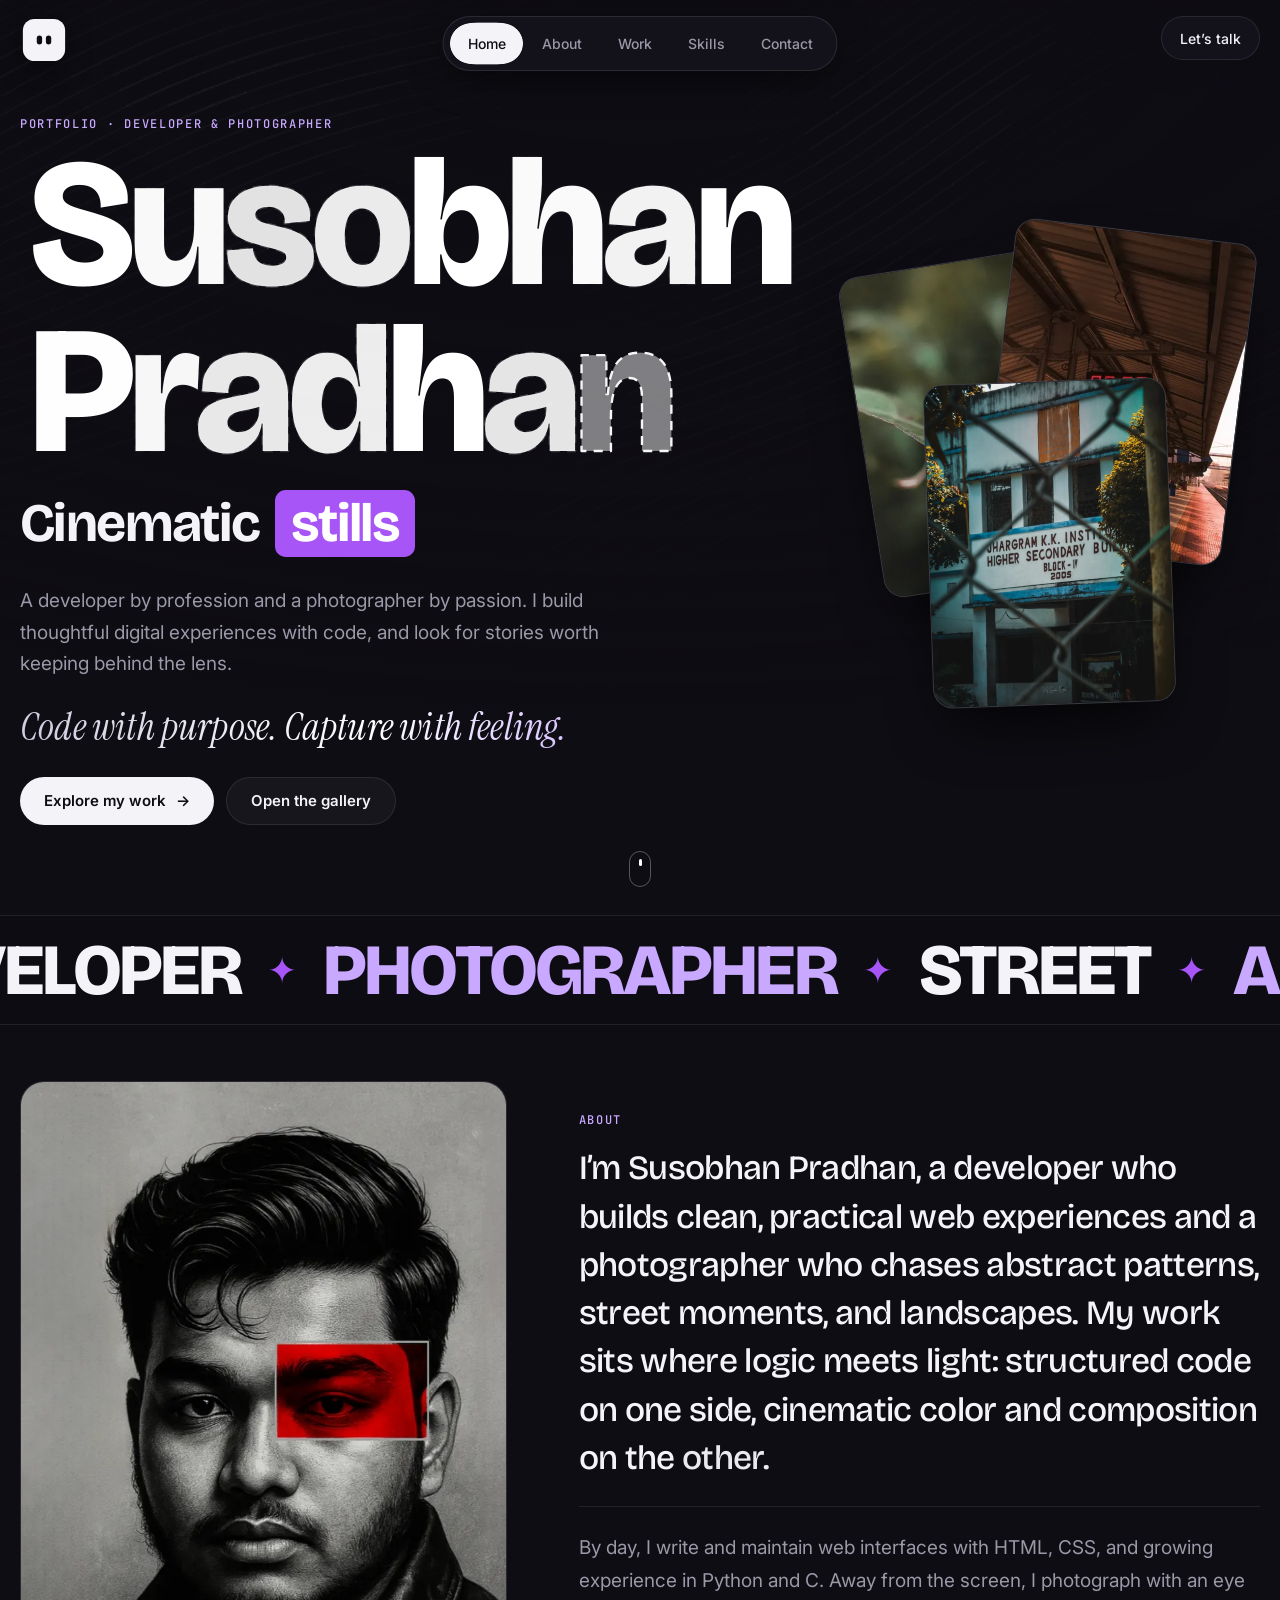
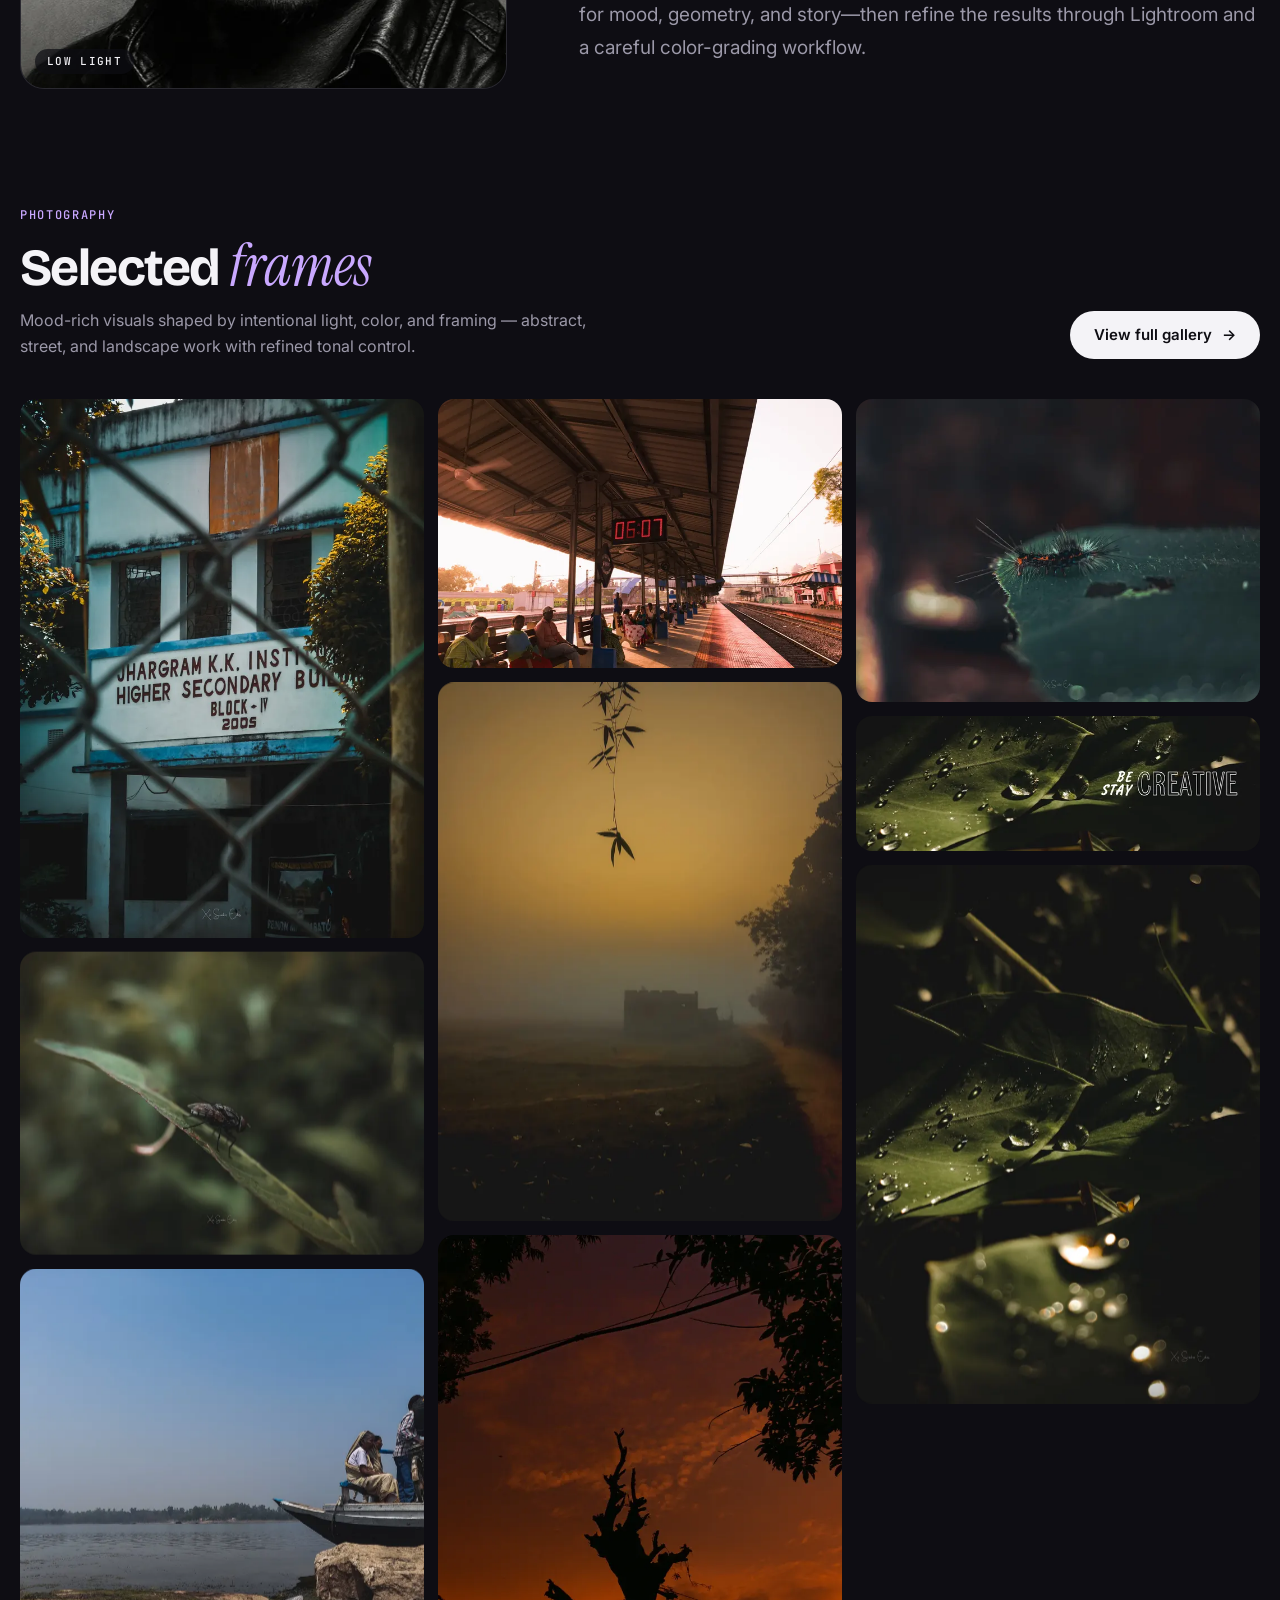
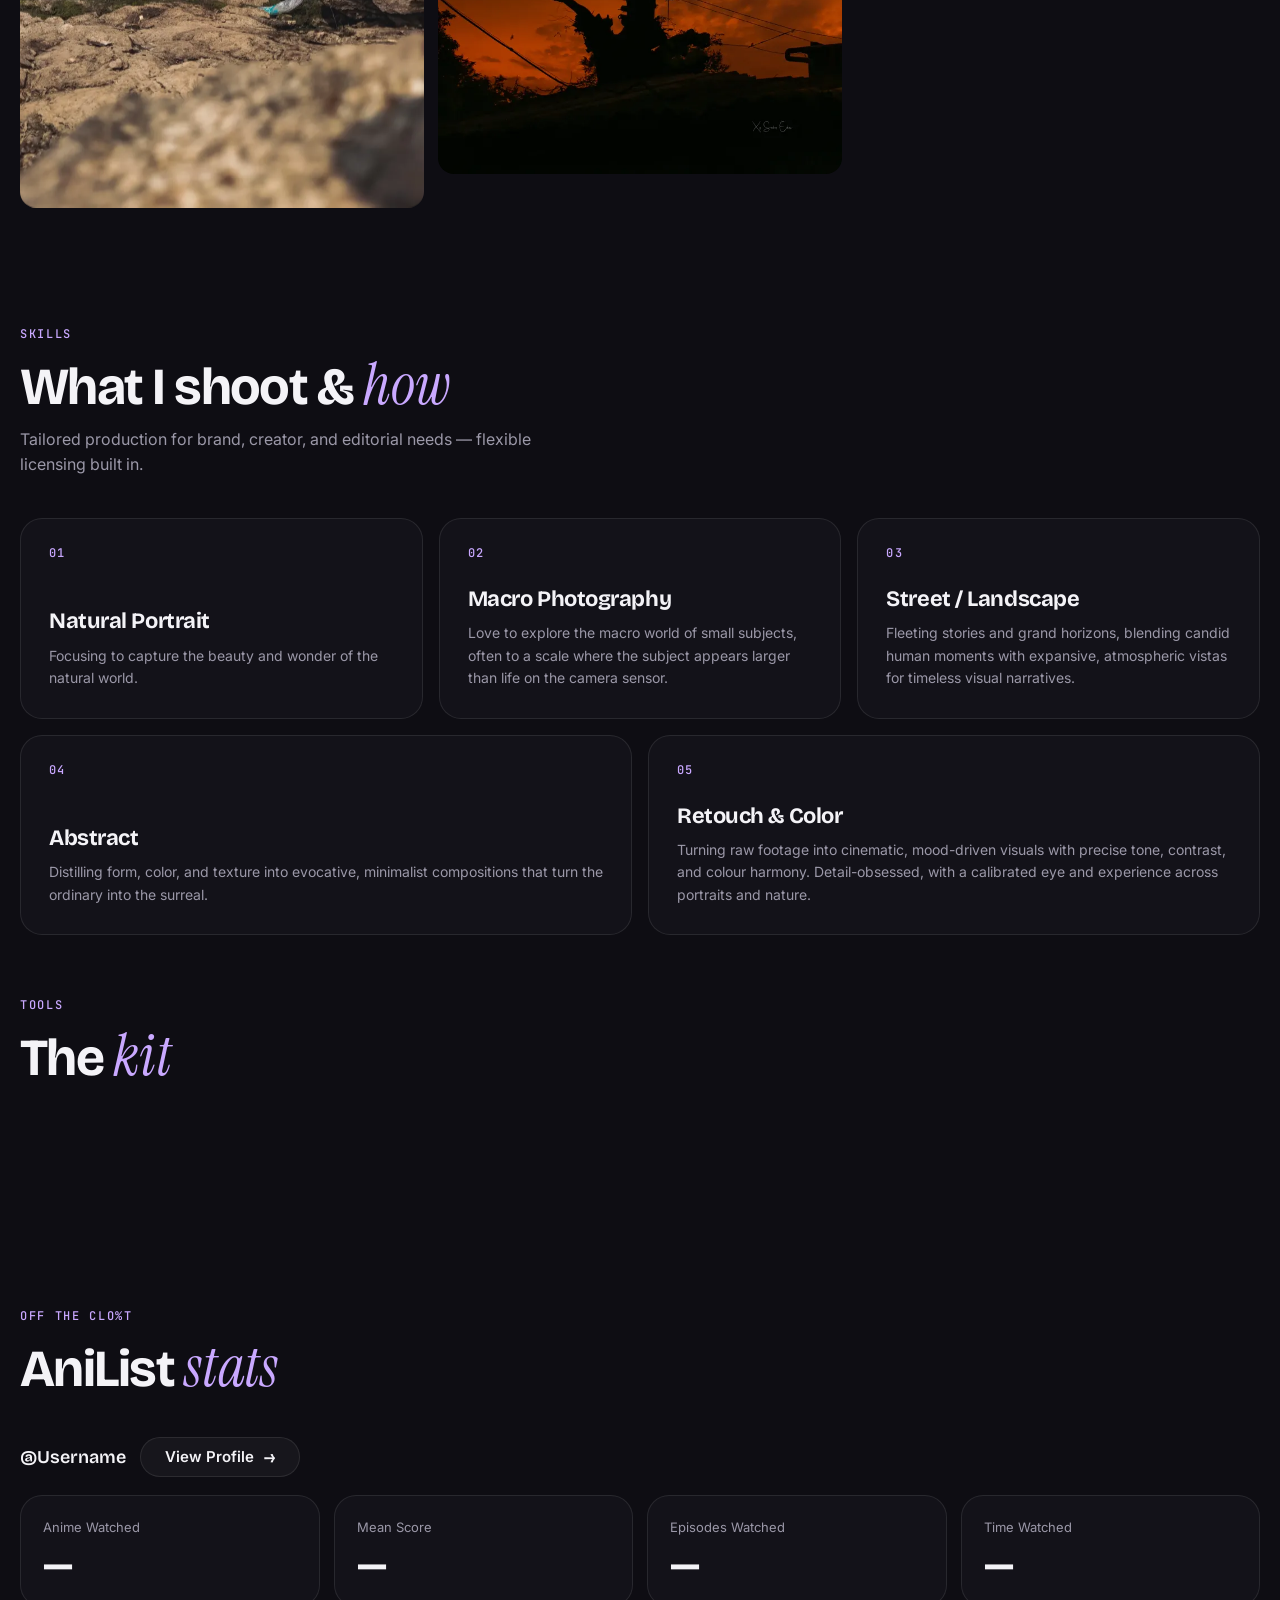
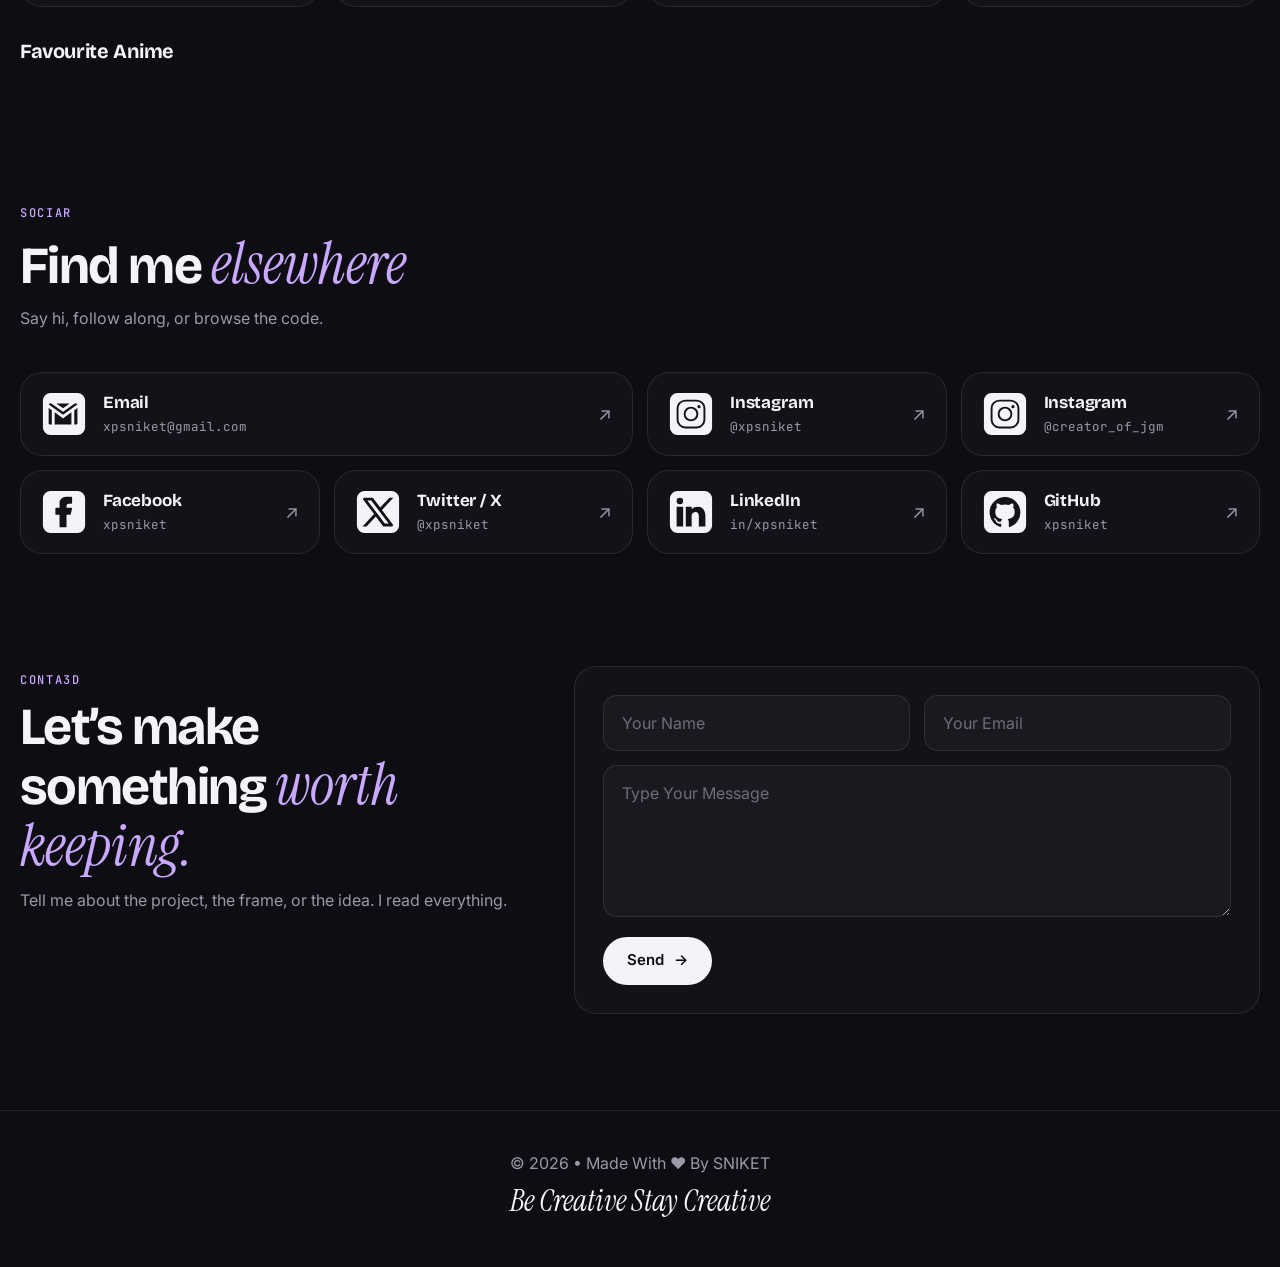
<file: index.html>
<!DOCTYPE html>
<html lang="en">
	<head>
		<meta charset="utf-8" />
		<meta name="viewport" content="width=device-width,initial-scale=1" />
		<script>
			document.documentElement.classList.add("js");
		</script>

		<title>Susobhan Pradhan — Developer &amp; Photographer</title>
		<meta name="description" content="Susobhan Pradhan (Sniket) — a developer by profession and a photographer by passion. Cinematic stills, street, abstract and landscape work." />
		<meta name="theme-color" content="#0e0d13" />
		<meta property="og:title" content="Susobhan Pradhan — Developer &amp; Photographer" />
		<meta property="og:description" content="Code with purpose. Capture with feeling." />
		<meta property="og:type" content="website" />
		<meta property="og:image" content="https://xpsniket.github.io/images/1000316790.jpg" />
		<meta name="twitter:card" content="summary_large_image" />

		<link rel="preconnect" href="https://fonts.googleapis.com" />
		<link rel="preconnect" href="https://fonts.gstatic.com" crossorigin />
		<link href="https://fonts.googleapis.com/css2?family=Bricolage+Grotesque:opsz,wght@12..96,300..800&family=Instrument+Serif:ital@0;1&family=Inter:wght@300..700&family=JetBrains+Mono:wght@400..600&display=swap" rel="stylesheet" />
		<link rel="stylesheet" href="assets/css/site.css" />

		<script type="application/ld+json">
			{
				"@context": "https://schema.org",
				"@type": "Person",
				"name": "Susobhan Pradhan",
				"alternateName": "Sniket",
				"jobTitle": "Developer & Photographer",
				"sameAs": ["https://instagram.com/xpsniket", "https://www.linkedin.com/in/xpsniket", "https://github.com/xpsniket"],
				"url": "https://xpsniket.github.io"
			}
		</script>
	</head>

	<body>
		<a href="#main" class="skip-link">Skip to content</a>

		<canvas id="waves" class="waves" aria-hidden="true"></canvas>
		<div class="waves-veil" aria-hidden="true"></div>
		<div class="edge-top" aria-hidden="true"></div>
		<canvas id="sparks" class="sparks" aria-hidden="true"></canvas>

		<svg width="0" height="0" style="position: absolute" aria-hidden="true" focusable="false">
			<defs>
				<filter id="goo" x="-20%" y="-60%" width="140%" height="220%" color-interpolation-filters="sRGB">
					<feGaussianBlur in="SourceGraphic" stdDeviation="7" result="blur" />
					<feColorMatrix in="blur" mode="matrix" values="1 0 0 0 0  0 1 0 0 0  0 0 1 0 0  0 0 0 22 -10" result="goo" />
					<feComposite in="SourceGraphic" in2="goo" operator="atop" />
				</filter>
			</defs>
		</svg>

		<div class="chrome">
			<button id="watcher" class="wt" type="button" aria-label="Watcher mascot — click to poke it"></button>
			<a class="talk" href="https://discordapp.com/users/766877676010471454" target="_blank" rel="noopener">Let’s talk</a>
		</div>
		<div class="nav-slot">
			<nav class="gnav" aria-label="Primary">
				<div class="gnav-goo" aria-hidden="true"><span class="gnav-pill gnav-tail"></span><span class="gnav-pill gnav-lead"></span></div>
				<a data-nav href="#top" aria-current="location">Home</a>
				<a data-nav href="#about">About</a>
				<a data-nav href="#work">Work</a>
				<a data-nav href="#skills">Skills</a>
				<a data-nav href="#contact">Contact</a>
			</nav>
		</div>

		<main id="main" tabindex="-1" style="outline: none">
			<!-- Hero: Tech Text · Rotating Text · Shiny Text · Magnet · Star Border -->
			<section id="top" class="wrap hero">
				<div class="hero-grid">
					<div class="hero-main">
						<p class="kicker" data-decrypt>Portfolio · Developer &amp; Photographer</p>
						<h1 class="sr-only">Susobhan Pradhan</h1>
						<div id="hero-name" class="tt-host" aria-hidden="true"></div>
						<p class="rot-line" aria-label="Cinematic stills, portraits, streets, abstracts, landscapes and motion">Cinematic <span id="rot" class="rot">stills</span></p>
						<p class="hero-copy">A developer by profession and a photographer by passion. I build thoughtful digital experiences with code, and look for stories worth keeping behind the lens.</p>
						<p class="hero-tag shiny mt">Code with purpose. Capture with feeling.</p>
						<div class="row mt">
							<a href="#work" class="btn btn-solid">Explore my work <span aria-hidden="true">→</span></a>
							<a href="gallery.html" class="btn btn-ghost">Open the gallery</a>
						</div>
					</div>
					<div class="stack" data-fade="gray" aria-label="Selected photographs">
						<a class="pcard p1 glare" href="gallery.html" data-cursor-label="Gallery"><img src="images/thumbs/DOC-20250809-WA0010_.webp" alt="Photograph" width="1920" height="1440" decoding="async" /></a>
						<a class="pcard p2 glare" href="gallery.html" data-cursor-label="Gallery"><img src="images/thumbs/1724753315832.webp" alt="Photograph" width="1920" height="1280" decoding="async" /></a>
						<a class="pcard p3 glare" href="gallery.html" data-cursor-label="Gallery"><img src="images/thumbs/DOC-20250809-WA0027_.webp" alt="Photograph" width="1920" height="2560" decoding="async" /></a>
					</div>
				</div>
				<span class="scroll-cue" aria-hidden="true"></span>
			</section>

			<!-- Scroll Velocity strip -->
			<div class="strip" data-marquee="velocity" data-speed="45" aria-hidden="true">
				<div class="strip-track">
					<span>Developer</span><i>✦</i><span>Photographer</span><i>✦</i><span>Street</span><i>✦</i><span>Abstract</span><i>✦</i><span>Landscape</span><i>✦</i><span>Retouch &amp; Color</span><i>✦</i>
				</div>
			</div>

			<!-- About: Tilted Card · Scroll Reveal · Decrypted Text -->
			<section id="about" class="block wrap">
				<div class="about">
					<div class="tilt-wrap" data-fade="gray">
						<figure class="tilt glare" data-tilt>
							<img src="images/thumbs/1000316790.webp" alt="Cinematic low-light portrait" width="900" height="1125" loading="lazy" decoding="async" />
							<figcaption>Low light</figcaption>
						</figure>
					</div>
					<div>
						<p class="kicker" data-decrypt style="margin-bottom: 18px">About</p>
						<p class="lead" data-scroll-reveal>I’m Susobhan Pradhan, a developer who builds clean, practical web experiences and a photographer who chases abstract patterns, street moments, and landscapes. My work sits where logic meets light: structured code on one side, cinematic color and composition on the other.</p>
						<p class="about-more" data-fade>By day, I write and maintain web interfaces with HTML, CSS, and growing experience in Python and C. Away from the screen, I photograph with an eye for mood, geometry, and story—then refine the results through Lightroom and a careful color-grading workflow.</p>
					</div>
				</div>
			</section>

			<!-- Work: Masonry · Fade Content -->
			<section id="work" class="block wrap">
				<div class="head" data-fade>
					<div>
						<p class="kicker" data-decrypt>Photography</p>
						<h2 class="sec-title">Selected <em>frames</em></h2>
						<p class="sec-sub">Mood-rich visuals shaped by intentional light, color, and framing — abstract, street, and landscape work with refined tonal control.</p>
					</div>
					<a href="gallery.html" class="btn btn-solid">View full gallery <span aria-hidden="true">→</span></a>
				</div>
				<div id="work-grid"></div>
			</section>

			<!-- Skills: Spotlight Cards (bento) · Logo Loop -->
			<section id="skills" class="block wrap">
				<div class="head" data-fade>
					<div>
						<p class="kicker" data-decrypt>Skills</p>
						<h2 class="sec-title">What I shoot &amp; <em>how</em></h2>
						<p class="sec-sub">Tailored production for brand, creator, and editorial needs — flexible licensing built in.</p>
					</div>
				</div>
				<div class="bento">
					<article class="spot cell b-a" data-fade><span class="num">01</span><div><h3>Natural Portrait</h3><p>Focusing to capture the beauty and wonder of the natural world.</p></div></article>
					<article class="spot cell b-b" data-fade style="--d: 80ms"><span class="num">02</span><div><h3>Macro Photography</h3><p>Love to explore the macro world of small subjects, often to a scale where the subject appears larger than life on the camera sensor.</p></div></article>
					<article class="spot cell b-c" data-fade style="--d: 160ms"><span class="num">03</span><div><h3>Street / Landscape</h3><p>Fleeting stories and grand horizons, blending candid human moments with expansive, atmospheric vistas for timeless visual narratives.</p></div></article>
					<article class="spot cell b-d" data-fade><span class="num">04</span><div><h3>Abstract</h3><p>Distilling form, color, and texture into evocative, minimalist compositions that turn the ordinary into the surreal.</p></div></article>
					<article class="spot cell b-e" data-fade style="--d: 80ms"><span class="num">05</span><div><h3>Retouch &amp; Color</h3><p>Turning raw footage into cinematic, mood-driven visuals with precise tone, contrast, and colour harmony. Detail-obsessed, with a calibrated eye and experience across portraits and nature.</p></div></article>
				</div>
			</section>

			<section id="tools" data-spy="skills" class="block wrap" style="padding-top: 0">
				<div class="head" data-fade style="margin-bottom: 0">
					<div>
						<p class="kicker" data-decrypt>Tools</p>
						<h2 class="sec-title">The <em>kit</em></h2>
					</div>
				</div>
				<div class="loop" data-marquee="loop" data-speed="42">
					<div class="loop-track">
						<span class="tool"><svg viewBox="0 0 24 24" fill="currentColor" aria-hidden="true"> <path fill="currentColor" fill-rule="evenodd" d="M5 1a4 4 0 0 0-4 4v14a4 4 0 0 0 4 4h14a4 4 0 0 0 4-4V5a4 4 0 0 0-4-4zm1 5h2v9.5h4.5l-.5 2H6zm8.5 4v7.5h2v-4.25a2.35 2.35 0 0 1 .768-.824c.377-.242.921-.426 1.732-.426v-2c-.976 0-1.807.196-2.5.56V10z" clip-rule="evenodd" /> </svg>Adobe Lightroom</span>
						<span class="tool"><svg viewBox="0 0 24 24" fill="currentColor" aria-hidden="true"> <path fill="currentColor" fill-rule="evenodd" d="M5 1a4 4 0 0 0-4 4v14a4 4 0 0 0 4 4h14a4 4 0 0 0 4-4V5a4 4 0 0 0-4-4zm.5 6H9a3.5 3.5 0 1 1 0 7H7.5v3h-2zm2 5H9a1.5 1.5 0 0 0 0-3H7.5zm10.425-.366c-.857-.193-1.765-.345-2.423-.296c-.333.024-.758.128-.33.472c.353.282.77.459 1.188.635c.43.182.862.365 1.228.666c.511.42.912 1.032.912 1.889c0 .855-.404 1.51-1.048 1.9c-.569.344-1.256.442-1.851.457c-.962.024-2.022-.168-2.812-.362v-2.068c.728.208 1.858.453 2.762.43c.47-.011.747-.097.873-.173c.2-.12.018-.426-.105-.527c-.352-.29-.775-.468-1.2-.647c-.42-.177-.842-.355-1.198-.64c-.51-.41-.921-1.015-.921-1.87c0-.695.29-1.28.82-1.665c.472-.34 1.044-.456 1.533-.492c.825-.061 1.777.082 2.572.245z" clip-rule="evenodd" /> </svg>Adobe Photoshop</span>
						<span class="tool"><svg viewBox="0 0 24 24" fill="currentColor" aria-hidden="true"> <path fill="currentColor" fill-rule="evenodd" d="M5 1a4 4 0 0 0-4 4v14a4 4 0 0 0 4 4h14a4 4 0 0 0 4-4V5a4 4 0 0 0-4-4zm2 5.5H6v10h2v-3h1.5a3.5 3.5 0 1 0 0-7zm2.5 5H8v-3h1.5a1.5 1.5 0 0 1 0 3m5-2.5v7.5h2v-4.25a2.35 2.35 0 0 1 .768-.824c.377-.242.921-.426 1.732-.426V9c-.976 0-1.807.196-2.5.56V9z" clip-rule="evenodd" /> </svg>Adobe Premiere Pro</span>
						<span class="tool"><svg viewBox="0 0 24 24" fill="currentColor" aria-hidden="true"> <path fill="currentColor" fill-rule="evenodd" d="M5 1a4 4 0 0 0-4 4v14a4 4 0 0 0 4 4h14a4 4 0 0 0 4-4V5a4 4 0 0 0-4-4zM3.512 16.472l3.194-9.128v-.66h2.55l3.534 9.788H10.6l-.832-2.287H6.309l-.775 2.287zm3.345-4.233H9.2L8.03 8.422zM19.329 14.6v1.7c-.347.14-1.308.417-2.381.417c-1.342 0-3.78-.643-3.78-3.988c0-2.948 2.174-3.798 3.78-3.798c1.436 0 3.042 1.058 3.042 3.08v1.323h-4.648c.132.535.691 1.606 1.87 1.606s1.903-.227 2.117-.34m-3.969-2.683h2.703c-.032-.466-.34-1.399-1.323-1.399s-1.33.932-1.38 1.399" clip-rule="evenodd" /> </svg>Adobe After Effects</span>
						<span class="tool"><svg viewBox="0 0 16 16" fill="currentColor" aria-hidden="true"> <path fill="currentColor" d="M10.839 9.531a2.753 2.753 0 0 1 3.162 2.719a2.75 2.75 0 0 1-2.75 2.75a2.75 2.75 0 0 1-2.75-2.75c0-.832.372-1.58.959-2.084L8.001 7.977l-1.459 2.189a2.74 2.74 0 0 1 .959 2.084A2.75 2.75 0 0 1 4.751 15a2.75 2.75 0 0 1-2.75-2.75a2.752 2.752 0 0 1 3.161-2.72l1.937-2.906l-2.973-4.459a.75.75 0 1 1 1.248-.832zM3.5 12.25c0 .689.561 1.25 1.25 1.25v-.001A1.25 1.25 0 1 0 3.5 12.25m6.5 0a1.251 1.251 0 0 0 2.5 0a1.252 1.252 0 0 0-1.681-1.173l-.013.005l-.046.018c-.446.19-.76.634-.76 1.15m1.666-11.124a.75.75 0 0 1 .208 1.04L9.802 5.273L8.901 3.92l1.725-2.587a.75.75 0 0 1 1.04-.208" /> </svg>Capcut</span>
						<span class="tool"><svg viewBox="0 0 20 20" fill="currentColor" aria-hidden="true"> <path fill="currentColor" d="M11.072 2.462a1.5 1.5 0 0 0-2.144 0L5.691 5.77a6.03 6.03 0 0 0 .057 8.493l.01.009A5.98 5.98 0 0 0 9.5 16.007V17.5a.5.5 0 1 0 1 0v-1.491a5.98 5.98 0 0 0 3.743-1.737l.009-.01l.011-.01a6.03 6.03 0 0 0 .046-8.482zm-.572 12.53a5 5 0 0 1-1 0V9.498a.5.5 0 1 1 1 0z" /> </svg>Snapseed</span>
						<span class="tool"><svg viewBox="0 0 24 24" fill="currentColor" aria-hidden="true"> <path fill="currentColor" d="M13.925 2.504a2.25 2.25 0 0 1 1.94 1.11l.814 1.387h2.071A3.25 3.25 0 0 1 22 8.25v9.5A3.25 3.25 0 0 1 18.75 21H5.25A3.25 3.25 0 0 1 2 17.75v-9.5A3.25 3.25 0 0 1 5.25 5h2.08l.875-1.424a2.25 2.25 0 0 1 1.917-1.073zM12 8a4.5 4.5 0 1 0 0 9a4.5 4.5 0 0 0 0-9m0 1.5a3 3 0 1 1 0 6a3 3 0 0 1 0-6" /> </svg>Smartphone Lens</span>
						<span class="tool">Control Of Lights</span>
						<span class="tool">Detailed Visuals</span>
					</div>
				</div>
			</section>

			<!-- AniList: Count Up · Spotlight Cards -->
			<section id="anilist" data-spy="contact" class="block wrap">
				<div class="head" data-fade>
					<div>
						<p class="kicker" data-decrypt>Off the clock</p>
						<h2 class="sec-title">AniList <em>stats</em></h2>
					</div>
				</div>
				<div class="who" data-fade>
					<span id="anilist-username">@Username</span>
					<a id="anilist-profile" href="#" target="_blank" rel="noopener" class="btn btn-ghost" style="height: 40px">View Profile <span aria-hidden="true">→</span></a>
				</div>
				<div class="stats">
					<div class="spot stat" data-fade><small>Anime Watched</small><b id="anime-count">—</b></div>
					<div class="spot stat" data-fade style="--d: 70ms"><small>Mean Score</small><b id="mean-score">—</b></div>
					<div class="spot stat" data-fade style="--d: 140ms"><small>Episodes Watched</small><b id="episodes-watched">—</b></div>
					<div class="spot stat" data-fade style="--d: 210ms"><small>Time Watched</small><b id="time-watched">—</b></div>
				</div>
				<h3 class="fav-title">Favourite Anime</h3>
				<div id="favourites-gallery"></div>
			</section>

			<!-- Social: Dock -->
			<section id="social" data-spy="contact" class="block wrap">
				<div class="head" data-fade>
					<div>
						<p class="kicker" data-decrypt>Social</p>
						<h2 class="sec-title">Find me <em>elsewhere</em></h2>
						<p class="sec-sub">Say hi, follow along, or browse the code.</p>
					</div>
				</div>
				<div class="links">
					<a class="spot link wide" href="mailto:xpsniket@gmail.com" data-fade aria-label="Email xpsniket@gmail.com">
						<span class="ico"><svg viewBox="0 0 24 24" fill="currentColor" aria-hidden="true"> <path fill="currentColor" fill-rule="evenodd" d="M5 1a4 4 0 0 0-4 4v14a4 4 0 0 0 4 4h14a4 4 0 0 0 4-4V5a4 4 0 0 0-4-4zm6.065 9.565l-5.643-4.02h-.74a.68.68 0 0 0-.64.445l7.458 5.445l7.458-5.445a.68.68 0 0 0-.64-.445h-.74l-5.643 4.02l-.435.31zm3.928-4.02H8.007L11.5 9.033zM4 8.817v7.956c0 .376.305.681.682.681h.954v-7.443zm15 0l-1.636 1.194v7.444h.954a.68.68 0 0 0 .682-.682zm-3.136 2.29l-3.922 2.863l-.442.322l-.442-.322l-3.922-2.863v6.348h8.728z" clip-rule="evenodd" /> </svg></span>
						<span class="meta"><b>Email</b><small>xpsniket@gmail.com</small></span>
						<span class="go" aria-hidden="true">↗</span>
					</a>
					<a class="spot link " href="https://www.instagram.com/xpsniket" target="_blank" rel="noopener" data-fade style="--d: 60ms" aria-label="Instagram @xpsniket">
						<span class="ico"><svg viewBox="0 0 24 24" fill="currentColor" aria-hidden="true"> <path fill="currentColor" fill-rule="evenodd" d="M5 1a4 4 0 0 0-4 4v14a4 4 0 0 0 4 4h14a4 4 0 0 0 4-4V5a4 4 0 0 0-4-4zm-.5 8A4.5 4.5 0 0 1 9 4.5h6A4.5 4.5 0 0 1 19.5 9v6a4.5 4.5 0 0 1-4.5 4.5H9A4.5 4.5 0 0 1 4.5 15zM9 5.5A3.5 3.5 0 0 0 5.5 9v6A3.5 3.5 0 0 0 9 18.5h6a3.5 3.5 0 0 0 3.5-3.5V9A3.5 3.5 0 0 0 15 5.5zm8 2.667a.833.833 0 1 1-1.667 0a.833.833 0 0 1 1.667 0M8.167 12a3.833 3.833 0 1 1 7.666 0a3.833 3.833 0 0 1-7.666 0M12 9.167a2.833 2.833 0 1 0 0 5.666a2.833 2.833 0 0 0 0-5.666" clip-rule="evenodd" /></svg></span>
						<span class="meta"><b>Instagram</b><small>@xpsniket</small></span>
						<span class="go" aria-hidden="true">↗</span>
					</a>
					<a class="spot link " href="https://www.instagram.com/creator_of_jgm" target="_blank" rel="noopener" data-fade style="--d: 120ms" aria-label="Instagram @creator_of_jgm">
						<span class="ico"><svg viewBox="0 0 24 24" fill="currentColor" aria-hidden="true"> <path fill="currentColor" fill-rule="evenodd" d="M5 1a4 4 0 0 0-4 4v14a4 4 0 0 0 4 4h14a4 4 0 0 0 4-4V5a4 4 0 0 0-4-4zm-.5 8A4.5 4.5 0 0 1 9 4.5h6A4.5 4.5 0 0 1 19.5 9v6a4.5 4.5 0 0 1-4.5 4.5H9A4.5 4.5 0 0 1 4.5 15zM9 5.5A3.5 3.5 0 0 0 5.5 9v6A3.5 3.5 0 0 0 9 18.5h6a3.5 3.5 0 0 0 3.5-3.5V9A3.5 3.5 0 0 0 15 5.5zm8 2.667a.833.833 0 1 1-1.667 0a.833.833 0 0 1 1.667 0M8.167 12a3.833 3.833 0 1 1 7.666 0a3.833 3.833 0 0 1-7.666 0M12 9.167a2.833 2.833 0 1 0 0 5.666a2.833 2.833 0 0 0 0-5.666" clip-rule="evenodd" /> </svg></span>
						<span class="meta"><b>Instagram</b><small>@creator_of_jgm</small></span>
						<span class="go" aria-hidden="true">↗</span>
					</a>
					<a class="spot link " href="https://facebook.com/xpsniket" target="_blank" rel="noopener" data-fade style="--d: 180ms" aria-label="Facebook xpsniket">
						<span class="ico"><svg viewBox="0 0 24 24" fill="currentColor" aria-hidden="true"> <path fill="currentColor" fill-rule="evenodd" d="M5 1a4 4 0 0 0-4 4v14a4 4 0 0 0 4 4h14a4 4 0 0 0 4-4V5a4 4 0 0 0-4-4zm4.682 6.273A3.273 3.273 0 0 1 12.954 4h2.91c.2 0 .363.163.363.364v2.909c0 .2-.163.363-.363.363h-1.455a1.09 1.09 0 0 0-1.09 1.091v1.091h2.545a.364.364 0 0 1 .352.452l-.727 2.91a.36.36 0 0 1-.353.274h-1.818v6.182a.364.364 0 0 1-.364.364h-2.909a.364.364 0 0 1-.363-.364v-6.181H7.864a.364.364 0 0 1-.364-.364v-2.91c0-.2.163-.363.364-.363h1.818z" clip-rule="evenodd" /> </svg></span>
						<span class="meta"><b>Facebook</b><small>xpsniket</small></span>
						<span class="go" aria-hidden="true">↗</span>
					</a>
					<a class="spot link " href="https://x.com/xpsniket" target="_blank" rel="noopener" data-fade style="--d: 240ms" aria-label="Twitter / X @xpsniket">
						<span class="ico"><svg viewBox="0 0 24 24" fill="currentColor" aria-hidden="true"> <path fill="currentColor" fill-rule="evenodd" d="M5 1a4 4 0 0 0-4 4v14a4 4 0 0 0 4 4h14a4 4 0 0 0 4-4V5a4 4 0 0 0-4-4zm-.334 3.5a.75.75 0 0 0-.338 1.154l5.614 7.45l-5.915 6.345l-.044.051H6.03l4.83-5.179l3.712 4.928a.75.75 0 0 0 .337.251h4.422a.75.75 0 0 0 .336-1.154l-5.614-7.45L20.017 4.5h-2.05l-4.83 5.18l-3.714-4.928a.75.75 0 0 0-.337-.252zm10.88 13.548L6.431 5.952H8.45l9.114 12.095z" clip-rule="evenodd" /> </svg></span>
						<span class="meta"><b>Twitter / X</b><small>@xpsniket</small></span>
						<span class="go" aria-hidden="true">↗</span>
					</a>
					<a class="spot link " href="https://linkedin.com/in/xpsniket" target="_blank" rel="noopener" data-fade style="--d: 300ms" aria-label="LinkedIn in/xpsniket">
						<span class="ico"><svg viewBox="0 0 24 24" fill="currentColor" aria-hidden="true"> <path fill="currentColor" fill-rule="evenodd" d="M5 1a4 4 0 0 0-4 4v14a4 4 0 0 0 4 4h14a4 4 0 0 0 4-4V5a4 4 0 0 0-4-4zm1.205 6.91a1.705 1.705 0 1 0 0-3.41a1.705 1.705 0 0 0 0 3.41M7.909 19.5V9.273H4.5V19.5h3.41Zm4.432-10.227H9.273V19.5h3.068v-6.17c.395-.642 1.077-1.33 2.045-1.33c1.364 0 1.705 1.364 1.705 2.046V19.5H19.5v-5.454c0-1.828-.797-4.773-3.75-4.773c-1.878 0-2.92.685-3.41 1.327z" clip-rule="evenodd" /> </svg></span>
						<span class="meta"><b>LinkedIn</b><small>in/xpsniket</small></span>
						<span class="go" aria-hidden="true">↗</span>
					</a>
					<a class="spot link " href="https://github.com/xpsniket" target="_blank" rel="noopener" data-fade style="--d: 360ms" aria-label="GitHub xpsniket">
						<span class="ico"><svg viewBox="0 0 24 24" fill="currentColor" aria-hidden="true"> <path fill="currentColor" fill-rule="evenodd" d="M5 1a4 4 0 0 0-4 4v14a4 4 0 0 0 4 4h14a4 4 0 0 0 4-4V5a4 4 0 0 0-4-4zm1.815 5.11a8 8 0 0 1 5.182-1.903a7.99 7.99 0 0 1 2.531 15.572c-.405.077-.535-.159-.535-.372v-2.212a1.9 1.9 0 0 0-.546-1.473c1.78-.197 3.648-.871 3.648-3.942a3.1 3.1 0 0 0-.822-2.146a2.87 2.87 0 0 0-.08-2.114s-.666-.214-2.194.82a7.56 7.56 0 0 0-4.002 0C8.472 7.306 7.8 7.52 7.8 7.52a2.87 2.87 0 0 0-.078 2.114a3.1 3.1 0 0 0-.823 2.144c0 3.063 1.866 3.748 3.64 3.95a1.7 1.7 0 0 0-.508 1.065a1.7 1.7 0 0 1-2.325-.664a1.68 1.68 0 0 0-1.224-.823s-.78-.01-.054.487c.426.271.74.686.887 1.168c0 0 .459 1.535 2.682 1.053c.003.504.002.929 0 1.19v.2c0 .21-.126.445-.525.375A7.99 7.99 0 0 1 6.815 6.11" clip-rule="evenodd" /> </svg></span>
						<span class="meta"><b>GitHub</b><small>xpsniket</small></span>
						<span class="go" aria-hidden="true">↗</span>
					</a>
				</div>
			</section>

			<!-- Contact -->
			<section id="contact" class="block wrap">
				<div class="contact">
					<div data-fade>
						<p class="kicker" data-decrypt style="margin-bottom: 14px">Contact</p>
						<h2 class="sec-title">Let’s make something <em>worth keeping.</em></h2>
						<p class="sec-sub">Tell me about the project, the frame, or the idea. I read everything.</p>
					</div>
					<form id="contactForm" class="spot form" data-fade style="--d: 100ms" aria-describedby="formStatus">
						<div class="two">
							<label><span class="sr-only">Name</span><input name="name" class="field" placeholder="Your Name" required autocomplete="name" /></label>
							<label><span class="sr-only">Email</span><input type="email" name="email" class="field" placeholder="Your Email" required autocomplete="email" /></label>
						</div>
						<label><span class="sr-only">Message</span><textarea name="message" rows="5" class="field" placeholder="Type Your Message" required></textarea></label>
						<div class="row">
							<button class="btn btn-solid" type="submit">Send <span aria-hidden="true">→</span></button>
							<div id="formStatus" role="status"></div>
						</div>
					</form>
				</div>
			</section>
		</main>

		<footer class="foot">
			<p>© <span id="year"></span> • Made With ❤ By SNIKET</p>
			<strong>Be Creative Stay Creative</strong>
		</footer>

		<script type="module" src="assets/js/main.js"></script>
		<script type="module" src="assets/js/home.js"></script>
	</body>
</html>
</file>
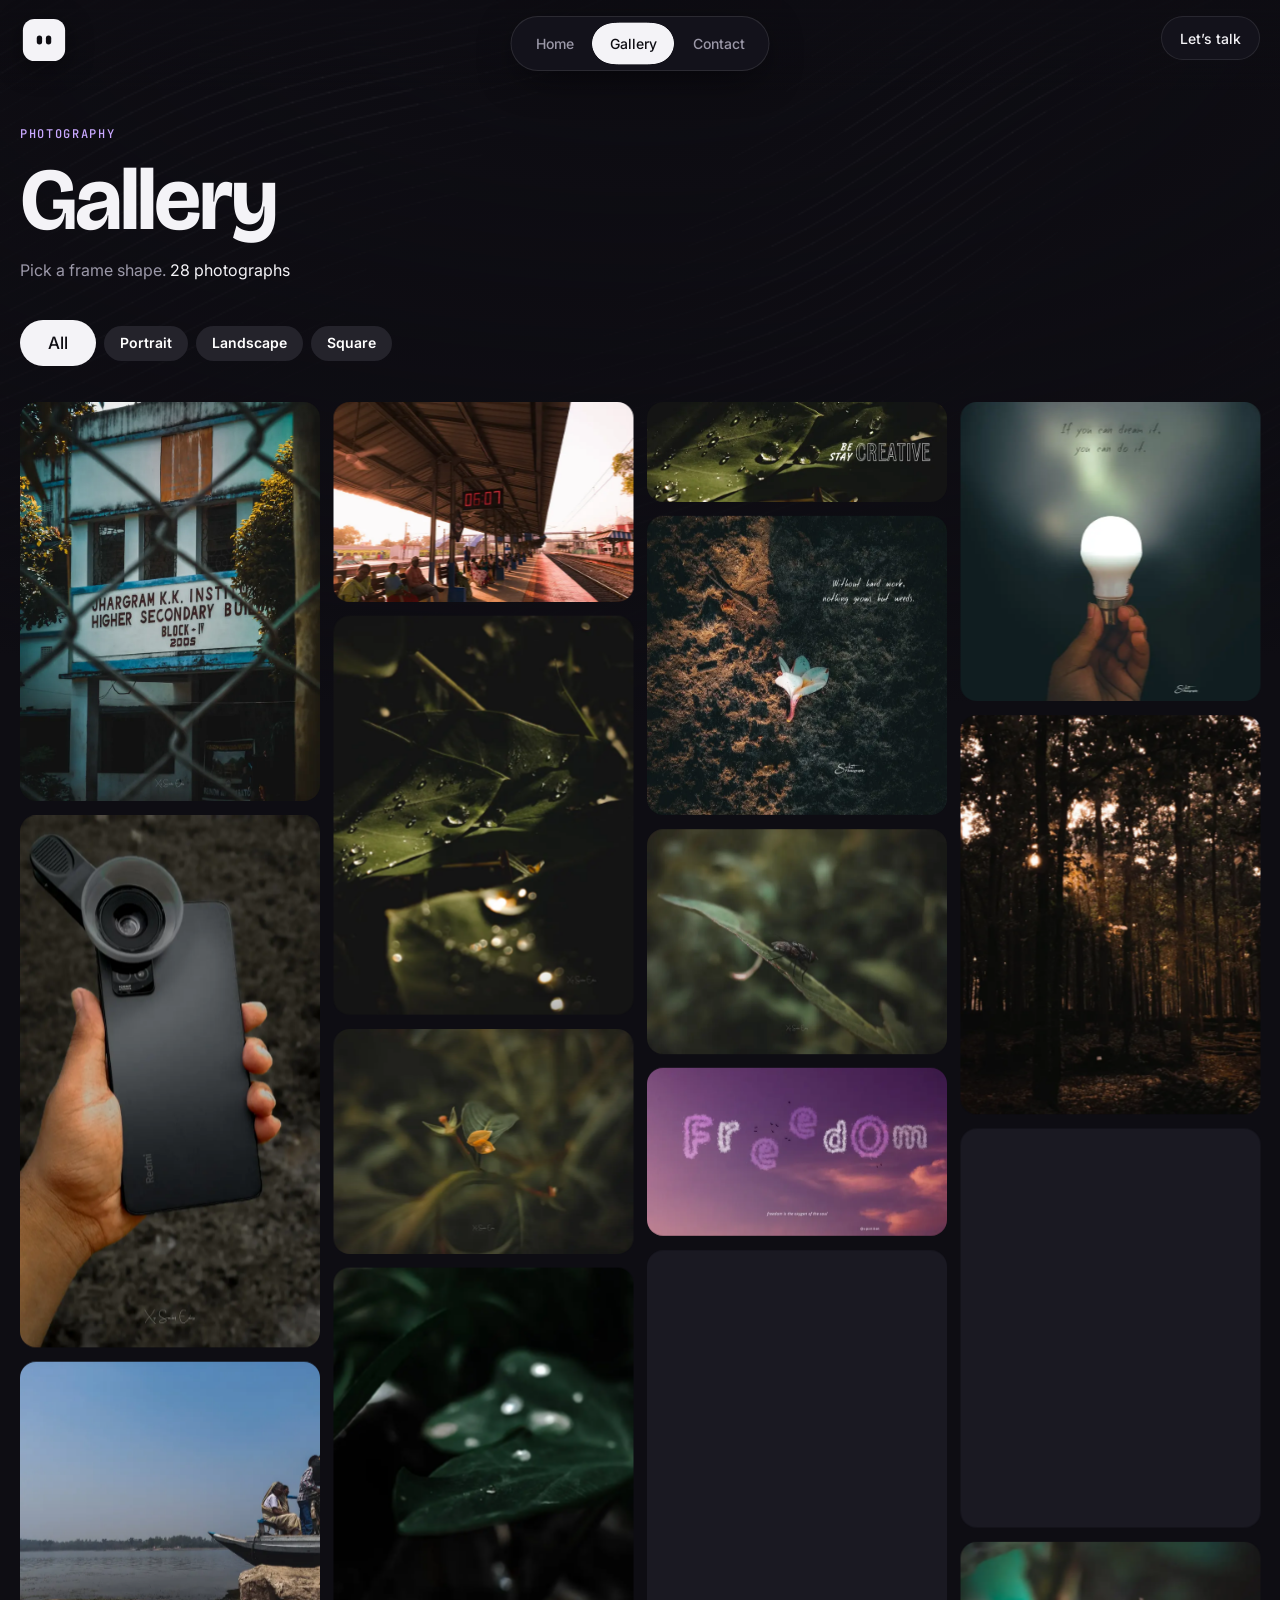
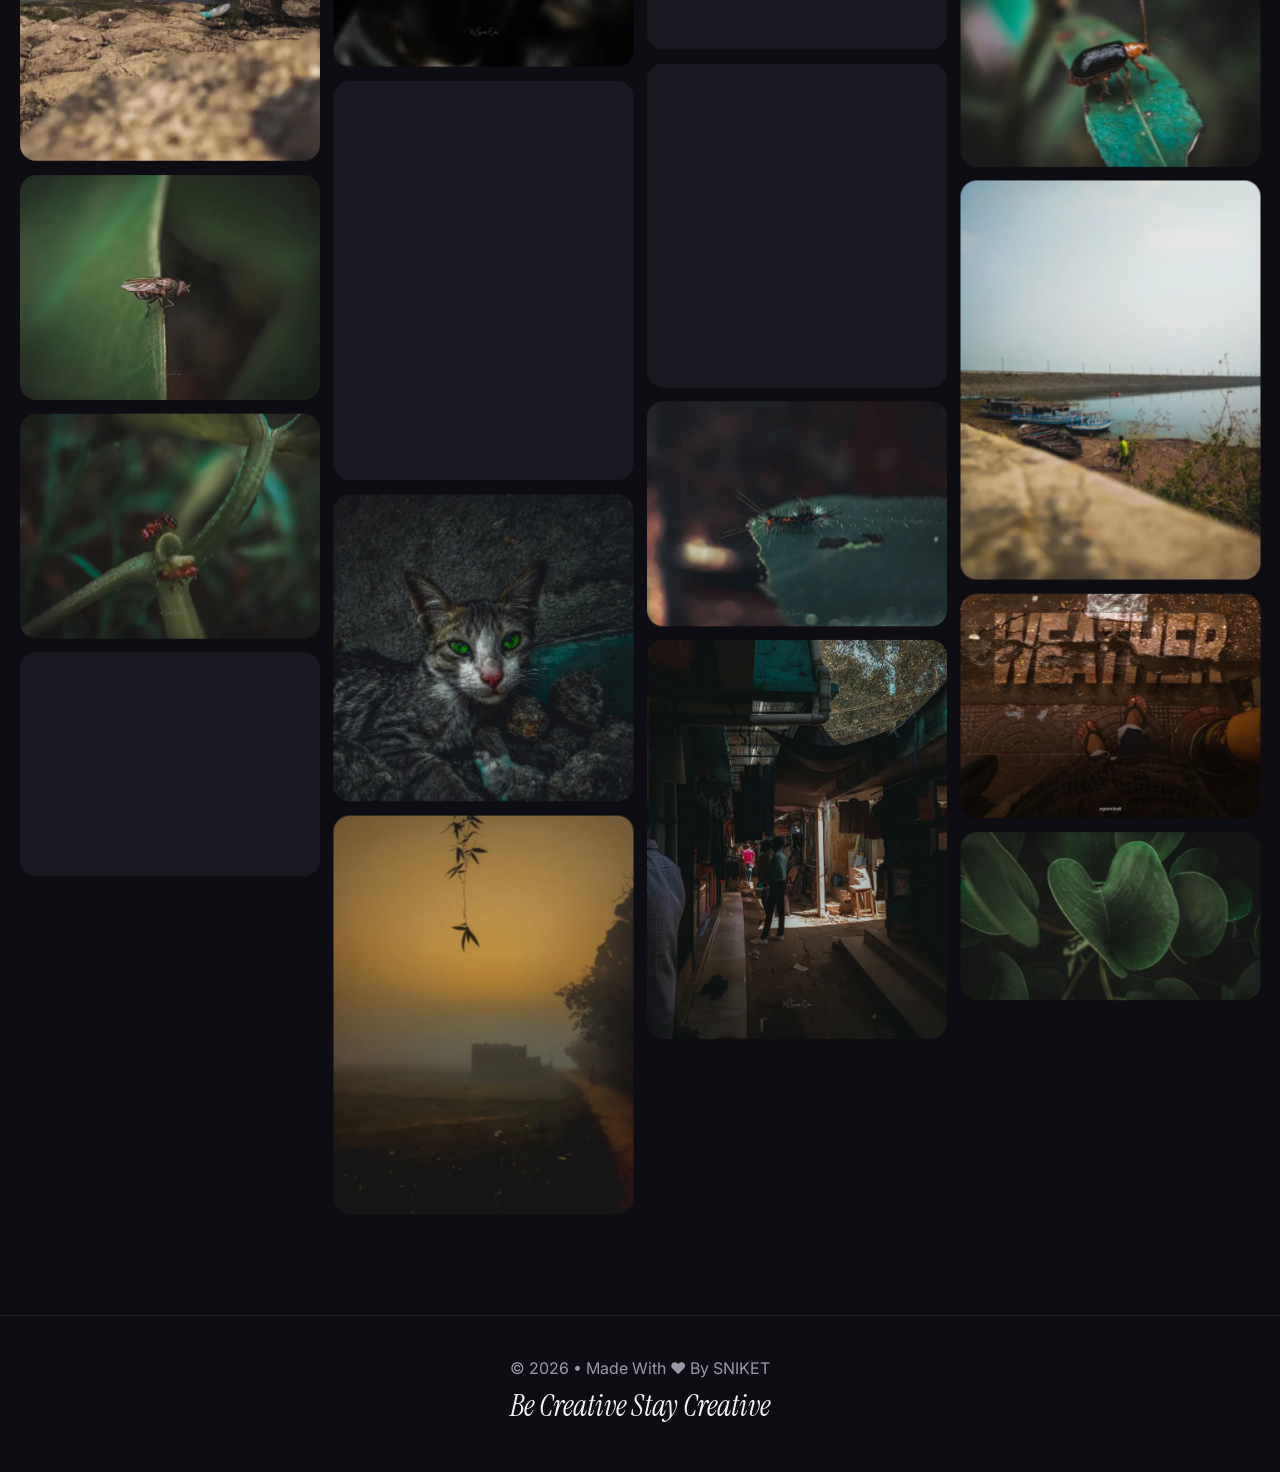
<file: gallery.html>
<!DOCTYPE html>
<html lang="en">
	<head>
		<meta charset="utf-8" />
		<meta name="viewport" content="width=device-width,initial-scale=1" />
		<script>
			document.documentElement.classList.add("js");
		</script>

		<title>Gallery — Susobhan Pradhan</title>
		<meta name="description" content="Selected photographs by Susobhan Pradhan — portrait, street, abstract and landscape." />
		<meta name="theme-color" content="#0e0d13" />
		<meta property="og:title" content="Gallery — Susobhan Pradhan" />
		<meta property="og:type" content="website" />
		<meta property="og:image" content="https://xpsniket.github.io/images/1000316790.jpg" />
		<meta name="twitter:card" content="summary_large_image" />

		<link rel="preconnect" href="https://fonts.googleapis.com" />
		<link rel="preconnect" href="https://fonts.gstatic.com" crossorigin />
		<link href="https://fonts.googleapis.com/css2?family=Bricolage+Grotesque:opsz,wght@12..96,300..800&family=Instrument+Serif:ital@0;1&family=Inter:wght@300..700&family=JetBrains+Mono:wght@400..600&display=swap" rel="stylesheet" />
		<link rel="stylesheet" href="assets/css/site.css" />
	</head>

	<body>
		<a href="#main" class="skip-link">Skip to content</a>

		<canvas id="waves" class="waves" aria-hidden="true"></canvas>
		<div class="waves-veil" aria-hidden="true"></div>
		<div class="edge-top" aria-hidden="true"></div>
		<canvas id="sparks" class="sparks" aria-hidden="true"></canvas>

		<svg width="0" height="0" style="position: absolute" aria-hidden="true" focusable="false">
			<defs>
				<filter id="goo" x="-20%" y="-60%" width="140%" height="220%" color-interpolation-filters="sRGB">
					<feGaussianBlur in="SourceGraphic" stdDeviation="7" result="blur" />
					<feColorMatrix in="blur" mode="matrix" values="1 0 0 0 0  0 1 0 0 0  0 0 1 0 0  0 0 0 22 -10" result="goo" />
					<feComposite in="SourceGraphic" in2="goo" operator="atop" />
				</filter>
			</defs>
		</svg>

		<div class="chrome">
			<button id="watcher" class="wt" type="button" aria-label="Watcher mascot — click to poke it"></button>
			<a class="talk" href="https://discordapp.com/users/766877676010471454" target="_blank" rel="noopener">Let’s talk</a>
		</div>
		<div class="nav-slot">
			<nav class="gnav" aria-label="Primary">
				<div class="gnav-goo" aria-hidden="true"><span class="gnav-pill gnav-tail"></span><span class="gnav-pill gnav-lead"></span></div>
				<a data-nav href="index.html#top">Home</a>
				<a data-nav href="gallery.html" aria-current="page">Gallery</a>
				<a data-nav href="index.html#contact">Contact</a>
			</nav>
		</div>

		<main id="main" tabindex="-1" class="wrap page" style="outline: none">
			<header class="g-head" data-fade>
				<p class="kicker" data-decrypt style="margin-bottom: 14px">Photography</p>
				<h1 class="sec-title" style="font-size: clamp(40px, 8vw, 88px)">Gallery</h1>
				<p class="sec-sub">Pick a frame shape. <span id="gallery-count" style="color: var(--c-text)"></span></p>
			</header>

			<div id="gallery-filter" class="jelly" style="margin-bottom: 36px" role="radiogroup" aria-label="Filter photographs by orientation" data-fade>
				<button type="button" role="radio" aria-checked="true" data-value="all">All</button>
				<button type="button" role="radio" aria-checked="false" data-value="portrait">Portrait</button>
				<button type="button" role="radio" aria-checked="false" data-value="landscape">Landscape</button>
				<button type="button" role="radio" aria-checked="false" data-value="square">Square</button>
			</div>

			<div id="gallery-grid"></div>
		</main>

		<footer class="foot">
			<p>© <span id="year"></span> • Made With ❤ By SNIKET</p>
			<strong>Be Creative Stay Creative</strong>
		</footer>

		<script type="module" src="assets/js/main.js"></script>
		<script type="module" src="assets/js/gallery.js"></script>
	</body>
</html>
</file>
<file: assets/css/site.css>
/* ── tokens ─────────────────────────────────────────────── */
:root {
	--c-bg: #0e0d13;
	--c-surface: #15141c;
	--c-text: #f4f3f7;
	--c-sub: #9b98a8;
	--c-accent: #a855f7;
	--c-accent2: #c9a8ff;
	--c-outline: rgba(255, 255, 255, 0.09);
	--spring: cubic-bezier(0.34, 1.56, 0.64, 1);
	--ease-out: cubic-bezier(0.22, 1, 0.36, 1);
	--display: "Bricolage Grotesque", "Inter", system-ui, sans-serif;
	--serif: "Instrument Serif", Georgia, serif;
	--mono: "JetBrains Mono", ui-monospace, monospace;
	}

html {
	scroll-behavior: smooth;
	background: var(--c-bg);
	color-scheme: dark;
}
body {
	min-height: 100%;
	background: transparent;
	color: var(--c-text);
	overflow-x: hidden;
}
::selection {
	background: rgba(168, 85, 247, 0.4);
}
.sr-only {
	position: absolute;
	width: 1px;
	height: 1px;
	overflow: hidden;
	clip: rect(0 0 0 0);
	white-space: nowrap;
}

/* ── faded line-waves background ─────────────────────────── */
.waves {
	position: fixed;
	inset: 0;
	width: 100%;
	height: 100%;
	z-index: -2;
	pointer-events: none;
	opacity: 0.42;
}
.waves-veil {
	position: fixed;
	inset: 0;
	z-index: -1;
	pointer-events: none;
	background: radial-gradient(120% 80% at 50% 0%, transparent 0%, rgba(14, 13, 19, 0.55) 70%, var(--c-bg) 100%);
}

/* ── chrome: watcher · nav · cta ─────────────────────────── */
.chrome {
	position: fixed;
	inset: 0 0 auto 0;
	z-index: 60;
	display: flex;
	justify-content: space-between;
	align-items: flex-start;
	padding: 16px 20px;
	pointer-events: none;
}
.chrome > * {
	pointer-events: auto;
}
.nav-slot {
	position: fixed;
	left: 50%;
	top: 16px;
	transform: translateX(-50%);
	z-index: 61;
}
.talk {
	display: inline-flex;
	align-items: center;
	gap: 8px;
	height: 44px;
	padding: 0 18px;
	border-radius: 999px;
	border: 1px solid var(--c-outline);
	background: rgba(21, 20, 28, 0.94);
	font-size: 14px;
	font-weight: 500;
	transition: background 0.3s, transform 0.5s var(--spring);
}
.talk:hover {
	background: rgba(255, 255, 255, 0.1);
	transform: scale(1.04);
}
@media (max-width: 760px) {
	.chrome {
		padding: 12px 14px;
	}
	.talk {
		display: none;
	}
	.nav-slot {
		top: auto;
		bottom: 14px;
	}
}

/* watcher */
.wt {
	--wt: 48px;
	position: relative;
	width: var(--wt);
	height: var(--wt);
	display: block;
	padding: 0;
	border: 0;
	background: none;
	color: inherit;
}
.wt-svg {
	width: 100%;
	height: 100%;
	display: block;
	overflow: visible;
	filter: drop-shadow(0 6px 14px rgba(0, 0, 0, 0.45));
	transition: transform 0.5s var(--spring);
}
.wt:hover .wt-svg {
	transform: scale(1.08) rotate(-4deg);
}
.wt:active .wt-svg {
	transform: scale(0.92);
}
.wt-body {
	fill: #f4f3f7;
}
.wt-eye {
	fill: #0e0d13;
}
.wt-say {
	position: absolute;
	left: 72%;
	top: 88%;
	min-width: 28px;
	padding: 8px 13px;
	border-radius: 4px 16px 16px 16px;
	background: var(--tint, #3b5bff);
	color: #fff;
	font: 600 13px/1.25 "Inter", sans-serif;
	white-space: nowrap;
	text-align: left;
	opacity: 0;
	transform: scale(0.5) translate(-8px, -8px);
	transform-origin: 0 0;
	transition: opacity 0.25s, transform 0.45s var(--spring);
	pointer-events: none;
}
.wt-say[data-on] .wt-caret {
	animation: blink 0.9s steps(1) infinite;
}
.wt-say[data-on] {
	opacity: 1;
	transform: none;
}
.wt-caret {
	display: inline-block;
	width: 2px;
	height: 1em;
	margin-left: 2px;
	vertical-align: -0.15em;
	background: currentColor;
}
@keyframes blink {
	50% {
		opacity: 0;
	}
}

/* gooey nav */
.gnav {
	position: relative;
	display: flex;
	padding: 6px;
	border-radius: 999px;
	background: rgba(21, 20, 28, 0.94);
	border: 1px solid rgba(255, 255, 255, 0.1);
	box-shadow: 0 10px 40px -10px rgba(0, 0, 0, 0.7);
}
.gnav-goo {
	position: absolute;
	inset: 0;
	filter: url(#goo);
	pointer-events: none;
}
.gnav-pill {
	position: absolute;
	top: 6px;
	bottom: 6px;
	left: 0;
	width: 0;
	border-radius: 999px;
	background: #f4f3f7;
}
.gnav-lead {
	transition: transform 0.42s var(--spring), width 0.42s var(--spring);
}
.gnav-tail {
	transition: transform 0.7s cubic-bezier(0.2, 0.8, 0.2, 1) 0.05s, width 0.7s cubic-bezier(0.2, 0.8, 0.2, 1) 0.05s;
}
.gnav.no-anim .gnav-pill {
	transition: none;
}
.gnav a {
	position: relative;
	z-index: 1;
	padding: 10px 18px;
	border-radius: 999px;
	font-size: 14px;
	font-weight: 500;
	color: var(--c-sub);
	transition: color 0.25s ease 0.06s;
	white-space: nowrap;
}
.gnav a:hover {
	color: var(--c-text);
}
.gnav a.on {
	color: #0e0d13;
}
@media (max-width: 480px) {
	.gnav a {
		padding: 10px 13px;
		font-size: 13px;
	}
}

/* ── hero ────────────────────────────────────────────────── */
.wrap {
	max-width: 80rem;
	margin: 0 auto;
	padding-left: 20px;
	padding-right: 20px;
}
.hero {
	position: relative;
	min-height: 100svh;
	display: flex;
	flex-direction: column;
	justify-content: center;
	padding-top: 110px;
	padding-bottom: 90px;
}
.kicker {
	font: 500 12px/1 var(--mono);
	letter-spacing: 0.14em;
	text-transform: uppercase;
	color: var(--c-accent2);
}
.hero .kicker {
	margin-bottom: 22px;
}
.tt-host {
	width: min(100%, 900px);
	min-height: 120px;
}
.tt {
	display: block;
	width: 100%;
	height: auto;
	overflow: visible;
}
.tt-text {
	font-family: "Bricolage Grotesque", "Inter", sans-serif;
	font-weight: 800;
	letter-spacing: -0.035em;
}
.tt-text tspan {
	fill: #fff;
	stroke: #fff;
	stroke-width: 2.6px;
	stroke-dasharray: 10 8;
	stroke-linejoin: round;
	stroke-opacity: 0;
}
.rot-line {
	display: flex;
	flex-wrap: wrap;
	align-items: center;
	gap: 0.28em;
	margin-top: 26px;
	font: 700 clamp(28px, 5vw, 54px) / 1.1 var(--display);
	letter-spacing: -0.03em;
}
.rot {
	position: relative;
	display: inline-block;
	height: 1.25em;
	line-height: 1.25em;
	border-radius: 0.2em;
	background: var(--c-accent);
	color: #fff;
	overflow: hidden;
	perspective: 700px;
	transition: width 0.6s var(--spring);
	vertical-align: bottom;
}
.rot-word {
	position: absolute;
	left: 0.3em;
	top: 0;
	white-space: nowrap;
}
.rot-ch {
	display: inline-block;
	transform-origin: 50% 60%;
	backface-visibility: hidden;
}
.hero-copy {
	max-width: 40rem;
	margin-top: 28px;
	font-size: clamp(16px, 2vw, 19px);
	line-height: 1.65;
	color: var(--c-sub);
}
.btn {
	display: inline-flex;
	align-items: center;
	gap: 10px;
	height: 48px;
	padding: 0 24px;
	border-radius: 999px;
	font-size: 15px;
	font-weight: 600;
	transition: background 0.3s;
}
.btn-solid:hover {
	background: #fff;
}
.btn-solid {
	background: var(--c-text);
	color: var(--c-bg);
}
.btn-ghost {
	border: 1px solid var(--c-outline);
	background: rgba(255, 255, 255, 0.04);
}
.btn-ghost:hover {
	background: rgba(255, 255, 255, 0.1);
}
.scroll-cue {
	position: absolute;
	left: 50%;
	bottom: 28px;
	width: 22px;
	height: 36px;
	margin-left: -11px;
	border: 1.5px solid rgba(255, 255, 255, 0.3);
	border-radius: 12px;
}
.scroll-cue::after {
	content: "";
	position: absolute;
	left: 50%;
	top: 7px;
	width: 3px;
	height: 7px;
	margin-left: -1.5px;
	border-radius: 2px;
	background: #fff;
	animation: cue 1.8s ease-in-out infinite;
}
@keyframes cue {
	0% {
		opacity: 0;
		transform: translateY(0);
	}
	30% {
		opacity: 1;
	}
	100% {
		opacity: 0;
		transform: translateY(12px);
	}
}
@media (max-width: 760px) {
	.scroll-cue {
		display: none;
	}
}

/* ── sections & cards ────────────────────────────────────── */
section.block {
	scroll-margin-top: 80px;
}
.glass {
	background: rgba(21, 20, 28, 0.82);
	border: 1px solid var(--c-outline);
	box-shadow: 0 20px 50px -24px rgba(0, 0, 0, 0.7);
}
.sec-title {
	font: 700 clamp(30px, 5vw, 52px) / 1.05 var(--display);
	letter-spacing: -0.035em;
}
.sec-sub {
	margin-top: 12px;
	max-width: 36rem;
	color: var(--c-sub);
	line-height: 1.6;
}

/* ── jelly radio ─────────────────────────────────────────── */
.jelly {
	display: flex;
	flex-wrap: wrap;
	align-items: center;
	gap: 8px;
}
.jelly button {
	padding: 9px 16px;
	border-radius: 999px;
	background: #24232b;
	color: #fff;
	font: 600 14px/1.2 "Inter", sans-serif;
	transition: padding 0.6s var(--spring), font-size 0.6s var(--spring), background 0.3s, color 0.3s;
}
.jelly button:hover {
	background: #33313c;
}
.jelly button[aria-checked="true"] {
	padding: 13px 28px;
	font-size: 17px;
	font-weight: 500;
	background: #f4f3f7;
	color: #0e0d13;
}
.jelly button.pop {
	animation: jelly 0.6s ease;
}
@keyframes jelly {
	0% {
		transform: scale(0.9, 1.1);
	}
	35% {
		transform: scale(1.12, 0.9);
	}
	65% {
		transform: scale(0.97, 1.04);
	}
	100% {
		transform: none;
	}
}
@media (max-width: 480px) {
	.jelly button {
		padding: 8px 12px;
		font-size: 13px;
	}
	.jelly button[aria-checked="true"] {
		padding: 11px 20px;
		font-size: 15px;
	}
}

/* ── masonry + lightbox ──────────────────────────────────── */
.mas {
	position: relative;
	width: 100%;
}
.mas-item {
	position: absolute;
	left: 0;
	top: 0;
	display: block;
	overflow: hidden;
	border-radius: 16px;
	background: #1a1922;
	opacity: 0;
	will-change: transform;
	transition: transform 0.85s cubic-bezier(0.2, 1.25, 0.4, 1), width 0.6s var(--spring), height 0.6s var(--spring), opacity 0.5s ease;
}
.mas.init .mas-item {
	transition: none;
}
.mas-item img {
	width: 100%;
	height: 100%;
	object-fit: cover;
	display: block;
	opacity: 0;
	filter: grayscale(1) blur(8px) brightness(1.25);
	transform: scale(1.05);
	transition: opacity 0.9s ease, filter 1.1s ease, transform 1.1s var(--ease-out);
}
.mas-item img.loaded {
	opacity: 1;
	filter: none;
	transform: none;
}
.mas-item:hover img.loaded {
	transform: scale(1.04);
}
.mas-item[data-hidden="1"] {
	pointer-events: none;
}
.lb {
	position: fixed;
	inset: 0;
	z-index: 200;
	display: grid;
	place-items: center;
	background: rgba(8, 7, 12, 0.92);
	opacity: 0;
	visibility: hidden;
	transition: opacity 0.3s ease, visibility 0.3s;
}
.lb[data-open] {
	opacity: 1;
	visibility: visible;
}
.lb img {
	max-width: min(94vw, 1500px);
	max-height: 86vh;
	border-radius: 16px;
	box-shadow: 0 30px 80px -10px rgba(0, 0, 0, 0.7);
	transform: scale(0.94);
	transition: transform 0.6s var(--spring);
}
.lb[data-open] img {
	transform: none;
}
.lb button {
	position: absolute;
	display: grid;
	place-items: center;
	min-width: 46px;
	height: 46px;
	padding: 0 16px;
	border-radius: 999px;
	background: rgba(255, 255, 255, 0.1);
	border: 1px solid rgba(255, 255, 255, 0.14);
	color: #fff;
	font-size: 14px;
	font-weight: 600;
	transition: background 0.3s;
}
.lb button:hover {
	background: rgba(255, 255, 255, 0.2);
}
.lb-x {
	top: 18px;
	right: 18px;
}
.lb-prev {
	left: 18px;
	top: 50%;
	margin-top: -23px;
}
.lb-next {
	right: 18px;
	top: 50%;
	margin-top: -23px;
}
.lb-count {
	font-family: var(--mono);
	position: absolute;
	bottom: 20px;
	left: 50%;
	transform: translateX(-50%);
	font: 600 12px/1 "Inter", sans-serif;
	letter-spacing: 0.14em;
	color: var(--c-sub);
}

/* ── fade content on scroll ──────────────────────────────── */
html.js .reveal {
	opacity: 0;
	transform: translateY(26px);
	transition: opacity 0.9s ease, transform 1s var(--ease-out);
}
html.js [data-fade] {
	opacity: 0;
	transform: translateY(18px);
	filter: blur(6px);
	transition: opacity 0.8s ease, transform 0.9s var(--ease-out), filter 0.8s ease;
	transition-delay: var(--d, 0ms);
}
html.js [data-fade="gray"] {
	filter: grayscale(1) blur(6px) brightness(1.4) contrast(0.8);
}
html.js .reveal.is-in,
html.js [data-fade].is-in {
	opacity: 1;
	transform: none;
	filter: none;
}

/* ── target cursor (square edition) ──────────────────────── */
html.has-tc a,
html.has-tc button,
html.has-tc input,
html.has-tc textarea,
html.has-tc select,
html.has-tc summary,
html.has-tc [data-cursor],
html.has-tc a *,
html.has-tc button * {
	cursor: none !important;
}
.tc {
	position: fixed;
	left: 0;
	top: 0;
	z-index: 9999;
	pointer-events: none;
	--s: 12px;
	--r: 0px;
	opacity: 0;
	transition: opacity 0.15s;
	filter: drop-shadow(0 0 3px rgba(0, 0, 0, 0.7));
}
.tc.snap {
	opacity: 1;
}
.tc-c {
	position: absolute;
	left: 0;
	top: 0;
	width: var(--s);
	height: var(--s);
	border: 0 solid #fff;
}
.tc.press .tc-c {
	border-color: var(--c-accent2);
}
.tc-c.tl {
	border-top-width: 3px;
	border-left-width: 3px;
	border-top-left-radius: var(--r);
}
.tc-c.tr {
	border-top-width: 3px;
	border-right-width: 3px;
	border-top-right-radius: var(--r);
}
.tc-c.br {
	border-bottom-width: 3px;
	border-right-width: 3px;
	border-bottom-right-radius: var(--r);
}
.tc-c.bl {
	border-bottom-width: 3px;
	border-left-width: 3px;
	border-bottom-left-radius: var(--r);
}
.tc-label {
	position: fixed;
	left: 0;
	top: 0;
	z-index: 10000;
	color: #fff;
	font: 600 13px/1 "Inter", sans-serif;
	letter-spacing: 0.01em;
	text-shadow: 0 0 4px rgba(0, 0, 0, 0.8);
	white-space: nowrap;
	pointer-events: none;
	opacity: 0;
	transition: opacity 0.2s;
}
.tc-label.show {
	opacity: 1;
}

/* scrollbar */
::-webkit-scrollbar {
	width: 10px;
}
::-webkit-scrollbar-track {
	background: transparent;
}
::-webkit-scrollbar-thumb {
	background: #2c2a36;
	border-radius: 20px;
	border: 2px solid var(--c-bg);
}
#favourites-gallery::-webkit-scrollbar {
	height: 5px;
}
#favourites-gallery {
	scrollbar-width: thin;
	scrollbar-color: rgba(255, 255, 255, 0.3) transparent;
}

.skip-link {
	position: fixed;
	left: 50%;
	top: 0.75rem;
	transform: translate(-50%, -200%);
	background: var(--c-surface);
	padding: 0.65rem 1rem;
	border-radius: 999px;
	z-index: 100;
	transition: transform 0.4s ease;
}
.skip-link:focus {
	transform: translate(-50%, 0);
}

@media (prefers-reduced-motion: reduce) {
	html {
		scroll-behavior: auto;
	}
	html.js .reveal,
	html.js [data-fade] {
		opacity: 1;
		transform: none;
		filter: none;
		transition: none;
	}
	.scroll-cue::after,
	.wt-caret,
	.shiny,
	.btn.star::after {
		animation: none;
	}
}

/* ═══ v2 layout: no utility framework ═══════════════════════ */
*,
*::before,
*::after {
	box-sizing: border-box;
}
body {
	margin: 0;
	font-family: "Inter", system-ui, sans-serif;
	-webkit-font-smoothing: antialiased;
	line-height: 1.5;
}
h1,
h2,
h3,
p,
figure,
blockquote,
ul {
	margin: 0;
}
ul {
	padding: 0;
	list-style: none;
}
a {
	color: inherit;
	text-decoration: none;
}
button,
input,
textarea {
	font: inherit;
	color: inherit;
	border: 0;
	background: none;
}
button {
	cursor: pointer;
}
img,
svg {
	display: block;
	max-width: 100%;
}
.block {
	padding-top: 56px;
	padding-bottom: 56px;
}
.mt {
	margin-top: 28px;
}
.row {
	display: flex;
	flex-wrap: wrap;
	align-items: center;
	gap: 12px;
}
.head {
	display: flex;
	flex-wrap: wrap;
	align-items: flex-end;
	justify-content: space-between;
	gap: 24px;
	margin-bottom: 40px;
}
.head .kicker {
	margin-bottom: 14px;
}
.kicker {
	display: inline-block;
}

/* film grain + edge blur */
.edge-top {
	position: fixed;
	inset: 0 0 auto 0;
	height: 90px;
	z-index: 50;
	pointer-events: none;
	background: linear-gradient(var(--c-bg) 10%, transparent);
	opacity: 0.85;
}
.sparks {
	position: fixed;
	inset: 0;
	width: 100%;
	height: 100%;
	z-index: 9990;
	pointer-events: none;
}

/* hero extras */
.hero-tag {
	font: italic 400 clamp(26px, 3.2vw, 38px) / 1.1 var(--serif);
	letter-spacing: 0.005em;
}
.shiny {
	background: linear-gradient(100deg, #cfcbe0 0%, #fff 45%, #a97dff 100%);
	background-size: 100% 100%;
	-webkit-background-clip: text;
	background-clip: text;
	color: transparent;
}
@keyframes shine {
	from {
		background-position: 120% 0;
	}
	to {
		background-position: -120% 0;
	}
}


/* scroll-velocity strip */
.strip {
	overflow: hidden;
	padding: 18px 0;
	border-block: 1px solid var(--c-outline);
	background: rgba(14, 13, 19, 0.6);
}
.strip-track,
.loop-track {
	display: flex;
	width: max-content;
	align-items: center;
	will-change: transform;
}
.strip-track span {
	padding: 0 26px;
	font: 800 clamp(34px, 6vw, 72px) / 1 var(--display);
	letter-spacing: -0.04em;
	text-transform: uppercase;
	color: #f4f3f7;
	white-space: nowrap;
}
.strip-track span:nth-child(4n + 3) {
	color: var(--c-accent2);
}
.strip-track i {
	color: var(--c-accent);
	font-style: normal;
	font-size: clamp(22px, 3vw, 36px);
}

/* about */
.about {
	display: grid;
	gap: 48px;
	grid-template-columns: 1fr;
	align-items: center;
}
@media (min-width: 900px) {
	.about {
		grid-template-columns: 5fr 7fr;
		gap: 72px;
	}
}
.tilt-wrap {
	perspective: 900px;
}
.tilt {
	position: relative;
	overflow: hidden;
	border-radius: 24px;
	border: 1px solid var(--c-outline);
	background: var(--c-surface);
	will-change: transform;
}
.tilt img {
	width: 100%;
	height: auto;
	aspect-ratio: 4 / 5;
	max-height: 620px;
	object-fit: cover;
}
.tilt figcaption {
	position: absolute;
	left: 14px;
	bottom: 14px;
	padding: 7px 12px;
	border-radius: 999px;
	background: rgba(14, 13, 19, 0.7);
	font: 500 11px/1 var(--mono);
	letter-spacing: 0.12em;
	text-transform: uppercase;
}
.lead {
	font: 500 clamp(23px, 3vw, 34px) / 1.42 var(--display);
	letter-spacing: -0.02em;
	max-width: 30em;
}
.sr-w {
	opacity: 0.16;
}
.about-more {
	margin-top: 24px;
	padding-top: 24px;
	max-width: 36em;
	border-top: 1px solid var(--c-outline);
	color: var(--c-sub);
	font-size: clamp(17px, 1.6vw, 19px);
	line-height: 1.75;
}

/* glare hover + spotlight cards */
.glare {
	position: relative;
	overflow: hidden;
}
.glare::after {
	content: "";
	position: absolute;
	inset: -10%;
	background: linear-gradient(115deg, transparent 38%, rgba(255, 255, 255, 0.3) 50%, transparent 62%);
	transform: translateX(-130%);
	pointer-events: none;
}
.glare:hover::after {
	transform: translateX(130%);
	transition: transform 0.9s ease;
}
.spot {
	position: relative;
	overflow: hidden;
	border-radius: 22px;
	background: rgba(21, 20, 28, 0.82);
	border: 1px solid var(--c-outline);
}
.spot::before,
.spot::after {
	content: "";
	position: absolute;
	inset: 0;
	border-radius: inherit;
	pointer-events: none;
	opacity: 0;
	transition: opacity 0.4s;
}
.spot::before {
	background: radial-gradient(420px circle at var(--mx, 50%) var(--my, 50%), rgba(168, 85, 247, 0.17), transparent 60%);
}
.spot::after {
	padding: 1px;
	background: radial-gradient(260px circle at var(--mx, 50%) var(--my, 50%), rgba(201, 168, 255, 0.9), transparent 60%);
	-webkit-mask: linear-gradient(#000 0 0) content-box, linear-gradient(#000 0 0);
	-webkit-mask-composite: xor;
	mask: linear-gradient(#000 0 0) content-box exclude, linear-gradient(#000 0 0);
}
.spot:hover::before,
.spot:hover::after,
.spot:focus-within::before,
.spot:focus-within::after {
	opacity: 1;
}

/* skills bento */
.bento {
	display: grid;
	gap: 16px;
	grid-template-columns: 1fr;
}
@media (min-width: 720px) {
	.bento {
		grid-template-columns: repeat(6, 1fr);
	}
	.bento .b-a,
	.bento .b-b,
	.bento .b-c {
		grid-column: span 2;
	}
	.bento .b-d,
	.bento .b-e {
		grid-column: span 3;
	}
}
.cell {
	padding: 28px;
	min-height: 190px;
	display: flex;
	flex-direction: column;
	justify-content: space-between;
	gap: 28px;
}
.cell h3 {
	font: 700 22px/1.15 var(--display);
	letter-spacing: -0.02em;
}
.cell p {
	margin-top: 10px;
	color: var(--c-sub);
	font-size: 14px;
	line-height: 1.6;
}
.cell .num {
	font: 500 12px/1 var(--mono);
	letter-spacing: 0.12em;
	color: var(--c-accent2);
}

/* tools loop */
.loop {
	overflow: hidden;
	margin-top: 40px;
	-webkit-mask-image: linear-gradient(90deg, transparent, #000 10%, #000 90%, transparent);
	mask-image: linear-gradient(90deg, transparent, #000 10%, #000 90%, transparent);
}
.loop-track {
	gap: 14px;
	padding: 6px 0;
}
.tool {
	display: inline-flex;
	align-items: center;
	gap: 12px;
	padding: 12px 20px 12px 14px;
	border-radius: 999px;
	border: 1px solid var(--c-outline);
	background: rgba(21, 20, 28, 0.85);
	color: var(--c-sub);
	font-size: 14px;
	font-weight: 500;
	white-space: nowrap;
	transition: color 0.3s, border-color 0.3s;
}
.tool svg {
	width: 26px;
	height: 26px;
	flex: none;
}
.tool:hover {
	color: var(--c-text);
	border-color: rgba(255, 255, 255, 0.28);
}

/* anilist */
.stats {
	display: grid;
	gap: 14px;
	grid-template-columns: repeat(2, 1fr);
}
@media (min-width: 800px) {
	.stats {
		grid-template-columns: repeat(4, 1fr);
	}
}
.stat {
	padding: 22px;
}
.stat small {
	display: block;
	color: var(--c-sub);
	font-size: 13px;
}
.stat b {
	display: block;
	margin-top: 8px;
	font: 700 clamp(26px, 3.4vw, 38px) / 1 var(--display);
	letter-spacing: -0.03em;
	font-variant-numeric: tabular-nums;
}
.who {
	display: flex;
	flex-wrap: wrap;
	align-items: center;
	gap: 14px;
	margin-bottom: 18px;
}
.who span {
	font: 600 18px/1 var(--display);
}
.fav-title {
	margin: 34px 0 14px;
	font: 700 20px/1 var(--display);
	letter-spacing: -0.02em;
}
#favourites-gallery {
	display: flex;
	gap: 14px;
	overflow-x: auto;
	padding-bottom: 12px;
	-webkit-overflow-scrolling: touch;
}
.fav {
	flex: none;
	width: 140px;
	border-radius: 14px;
	overflow: hidden;
	border: 1px solid var(--c-outline);
	background: var(--c-surface);
}
@media (min-width: 700px) {
	.fav {
		width: 168px;
	}
}
.fav img {
	width: 100%;
	aspect-ratio: 2 / 3;
	object-fit: cover;
}
.fav span {
	display: block;
	padding: 9px 10px;
	font-size: 12.5px;
	font-weight: 500;
	text-align: center;
	white-space: nowrap;
	overflow: hidden;
	text-overflow: ellipsis;
}

/* social link cards */
.links {
	display: grid;
	gap: 14px;
	grid-template-columns: 1fr;
}
@media (min-width: 560px) {
	.links {
		grid-template-columns: repeat(2, 1fr);
	}
}
@media (min-width: 1000px) {
	.links {
		grid-template-columns: repeat(4, 1fr);
	}
	.links .wide {
		grid-column: span 2;
	}
}
.link {
	display: flex;
	align-items: center;
	gap: 16px;
	padding: 18px 20px;
	min-width: 0;
}
.link .ico {
	flex: none;
	width: 46px;
	height: 46px;
	color: #f4f3f7;
	transition: transform 0.5s var(--spring), color 0.3s;
}
.link .ico svg {
	width: 100%;
	height: 100%;
}
.link:hover .ico {
	transform: rotate(-8deg) scale(1.1);
	color: var(--c-accent2);
}
.link .meta {
	min-width: 0;
	flex: 1;
}
.link b {
	display: block;
	font: 700 17px/1.2 var(--display);
	letter-spacing: -0.01em;
}
.link small {
	display: block;
	margin-top: 5px;
	color: var(--c-sub);
	font: 400 12.5px/1.2 var(--mono);
	overflow: hidden;
	text-overflow: ellipsis;
	white-space: nowrap;
}
.link .go {
	flex: none;
	color: var(--c-sub);
	font-size: 18px;
	transition: transform 0.4s var(--spring), color 0.3s;
}
.link:hover .go {
	transform: translate(3px, -3px);
	color: var(--c-text);
}

/* contact form */
.contact {
	display: grid;
	gap: 40px;
	grid-template-columns: 1fr;
}
@media (min-width: 900px) {
	.contact {
		grid-template-columns: 5fr 7fr;
		gap: 64px;
	}
}
.form {
	display: grid;
	gap: 14px;
	padding: 28px;
}
.form .two {
	display: grid;
	gap: 14px;
	grid-template-columns: 1fr;
}
@media (min-width: 640px) {
	.form .two {
		grid-template-columns: 1fr 1fr;
	}
}
.field {
	width: 100%;
	padding: 15px 18px;
	border-radius: 14px;
	border: 1px solid var(--c-outline);
	background: rgba(255, 255, 255, 0.03);
	outline: none;
	transition: border-color 0.3s, background 0.3s;
}
.field::placeholder {
	color: #6f6c7d;
}
.field:focus {
	border-color: var(--c-accent2);
	background: rgba(255, 255, 255, 0.06);
}
#formStatus {
	min-height: 20px;
	font-size: 14px;
}
.foot {
	margin-top: 40px;
	padding: 40px 20px 100px;
	border-top: 1px solid var(--c-outline);
	text-align: center;
	color: var(--c-sub);
}
.foot strong {
	display: block;
	margin-top: 8px;
	color: var(--c-text);
	font: 700 22px/1.2 var(--display);
	letter-spacing: -0.02em;
}
@media (min-width: 761px) {
	.foot {
		padding-bottom: 48px;
	}
}
.g-head {
	margin-bottom: 36px;
}
.page {
	padding-top: 120px;
	padding-bottom: 60px;
}

/* hero v2 */
.hero-grid {
	display: grid;
	gap: 56px;
	grid-template-columns: minmax(0, 1fr);
	align-items: center;
}
@media (min-width: 1000px) {
	.hero-grid {
		grid-template-columns: minmax(0, 1.3fr) minmax(0, 0.7fr);
		gap: 40px;
	}
}
.hero-main {
	min-width: 0;
}
.stack {
	position: relative;
	width: min(100%, 380px);
	aspect-ratio: 4 / 5;
	margin: 0 auto;
}
.pcard {
	position: absolute;
	width: 64%;
	aspect-ratio: 3 / 4;
	border-radius: 20px;
	overflow: hidden;
	border: 1px solid rgba(255, 255, 255, 0.14);
	background: #1a1922;
	box-shadow: 0 30px 60px -20px rgba(0, 0, 0, 0.85);
	transition: transform 0.7s var(--spring);
}
.pcard img {
	width: 100%;
	height: 100%;
	object-fit: cover;
}
.p1 {
	left: 0;
	top: 6%;
	transform: rotate(-9deg);
}
.p2 {
	right: 0;
	top: 0;
	transform: rotate(7deg);
}
.p3 {
	left: 18%;
	bottom: 0;
	z-index: 2;
	transform: rotate(-2deg);
}
.stack:hover .p1 {
	transform: translate(-12%, -4%) rotate(-14deg);
}
.stack:hover .p2 {
	transform: translate(10%, -2%) rotate(12deg);
}
.stack:hover .p3 {
	transform: translateY(5%) rotate(0) scale(1.04);
}

/* typography accents */
.sec-title em,
.rot-line em {
	font-family: var(--serif);
	font-style: italic;
	font-weight: 400;
	font-size: 1.12em;
	letter-spacing: 0;
	color: var(--c-accent2);
	padding-right: 0.04em;
}
.sec-title {
	letter-spacing: -0.03em;
}
.cell h3,
.link b,
.stat b,
.fav-title {
	font-family: var(--display);
}
.foot strong {
	font-family: var(--serif);
	font-style: italic;
	font-weight: 400;
	font-size: 30px;
	letter-spacing: 0;
}
</file>
